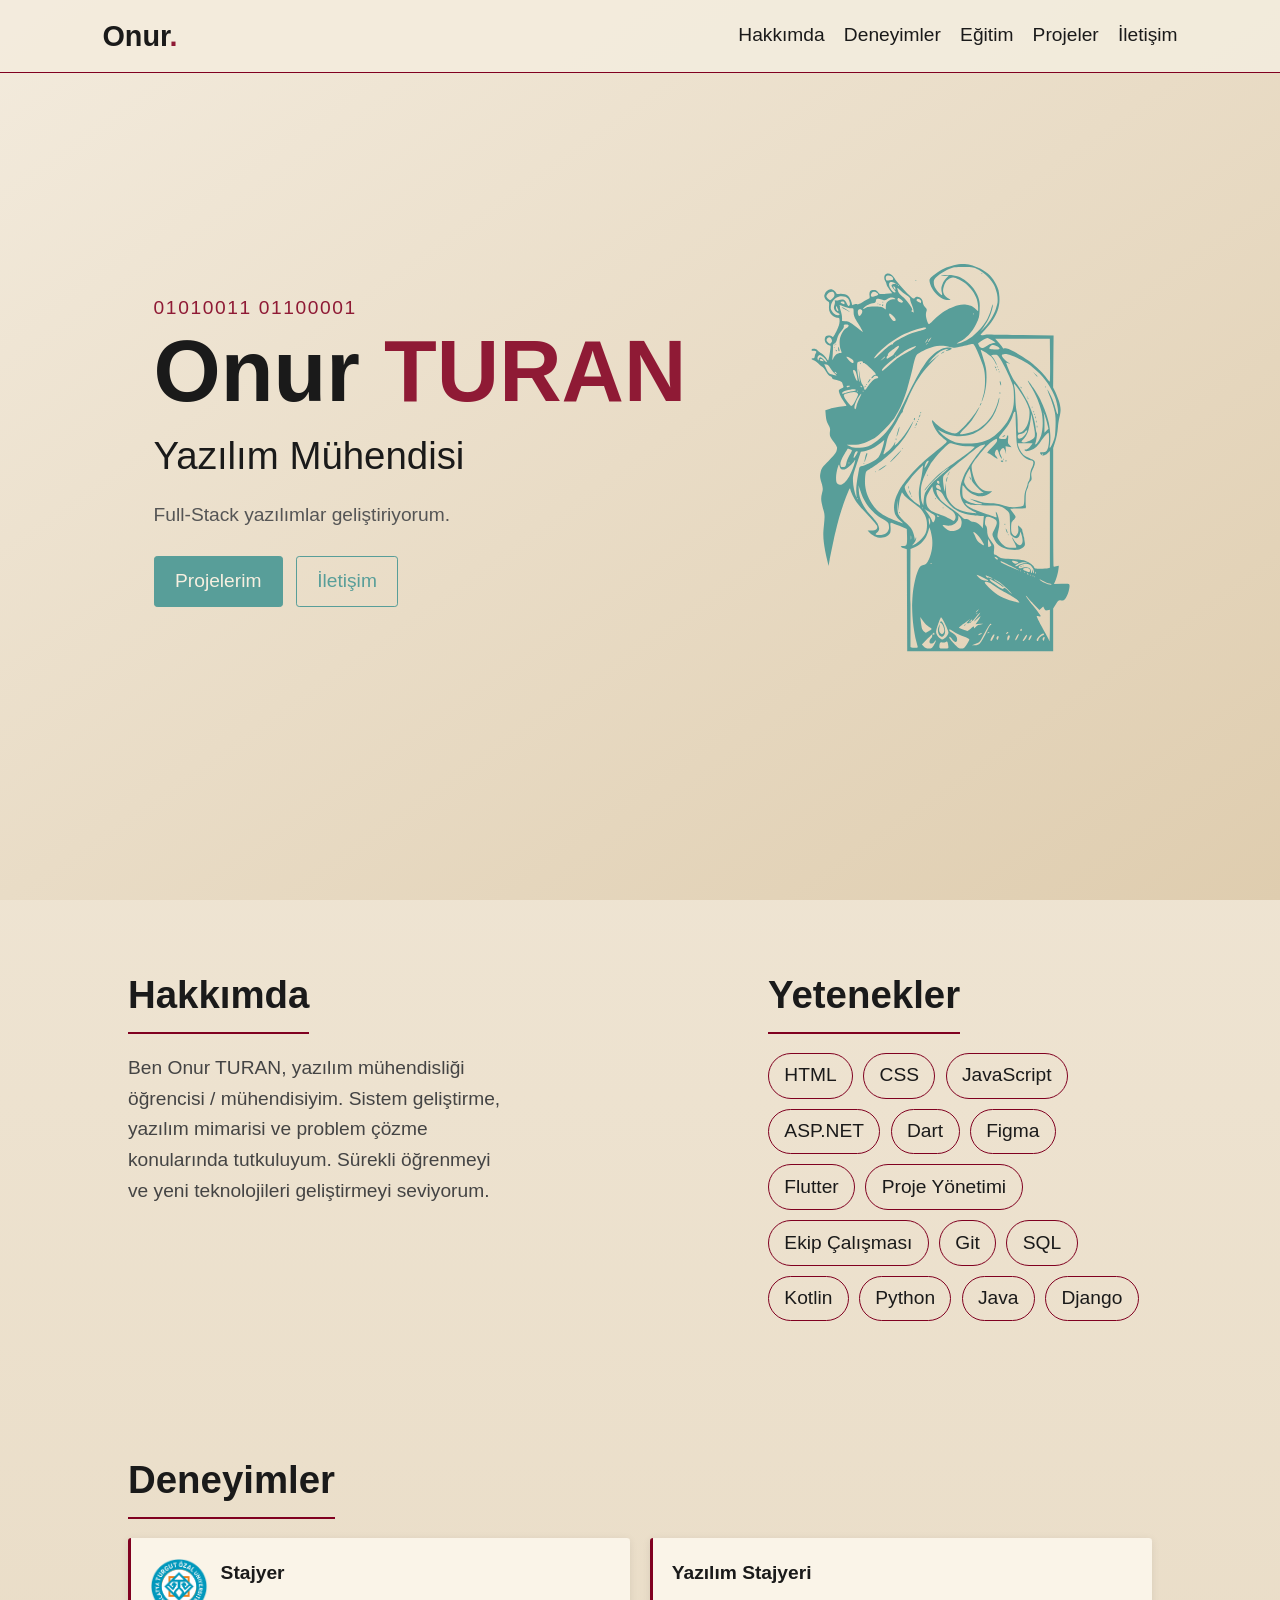
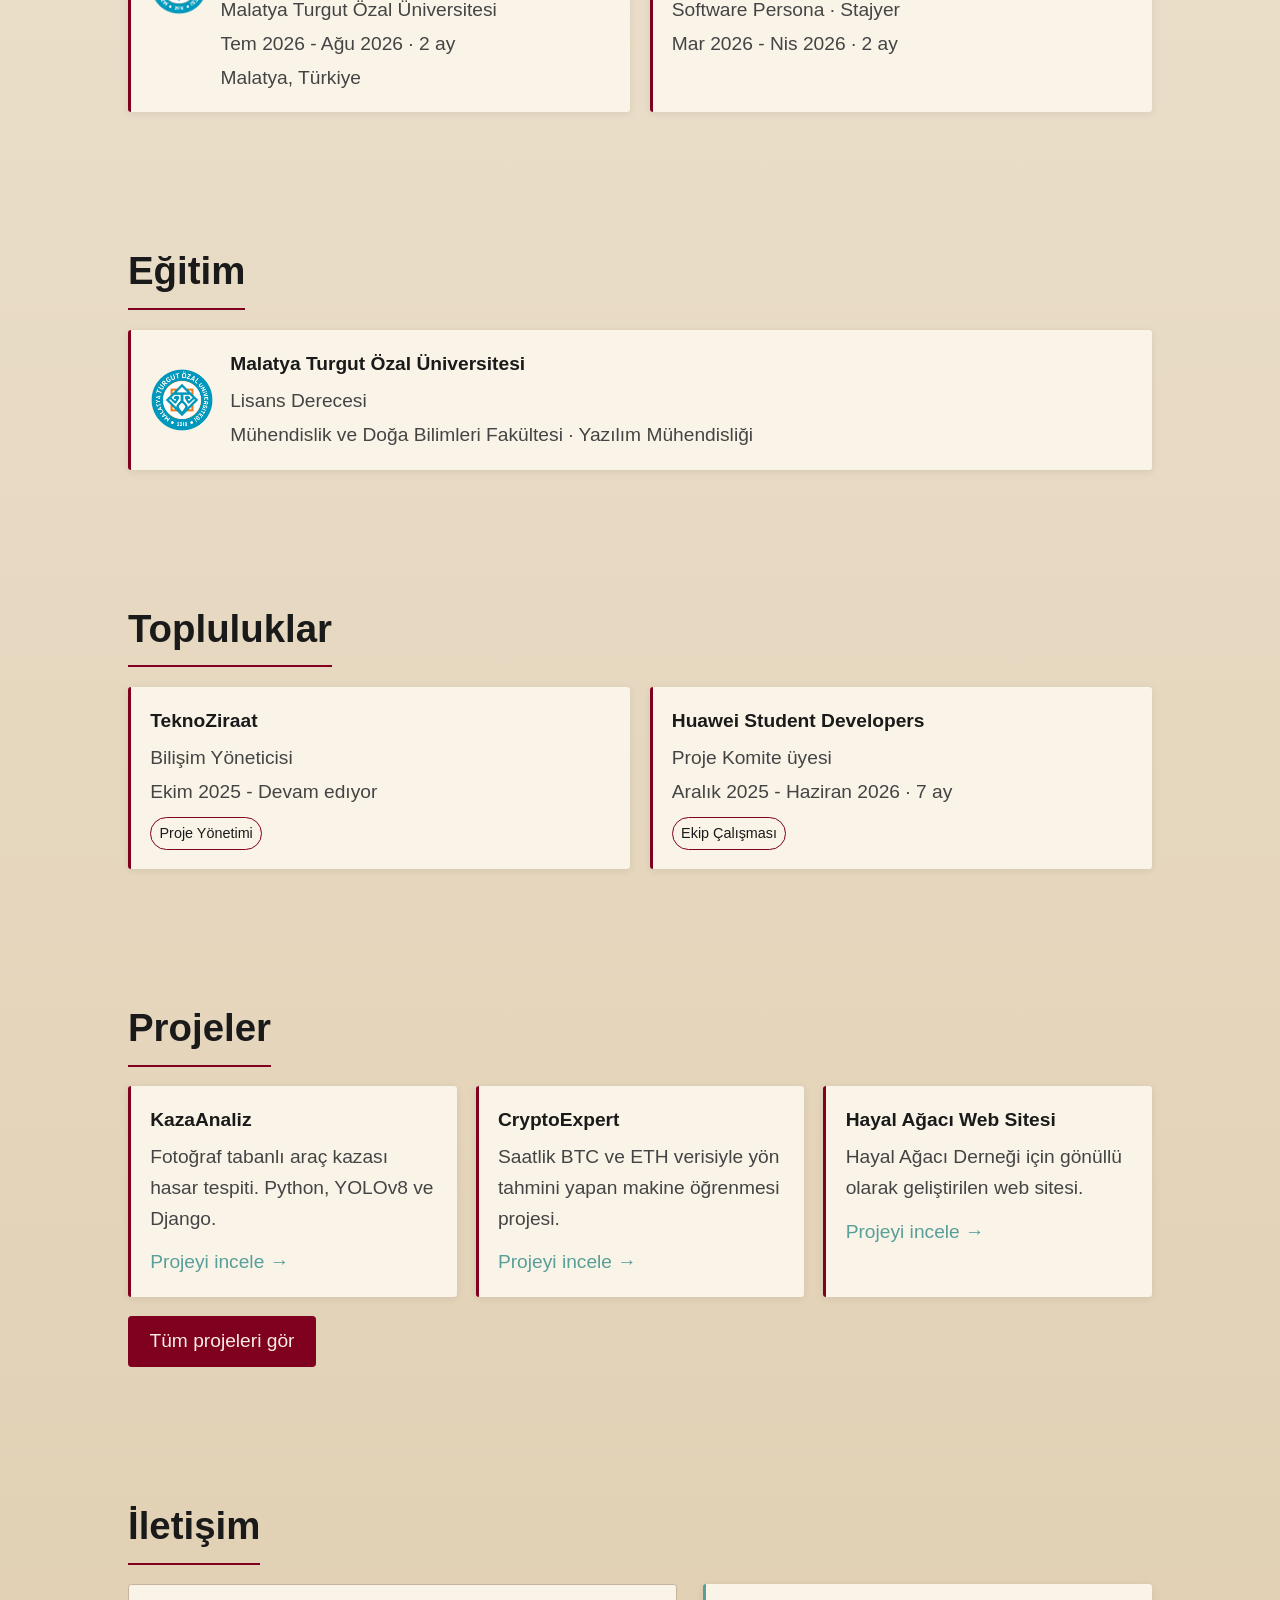
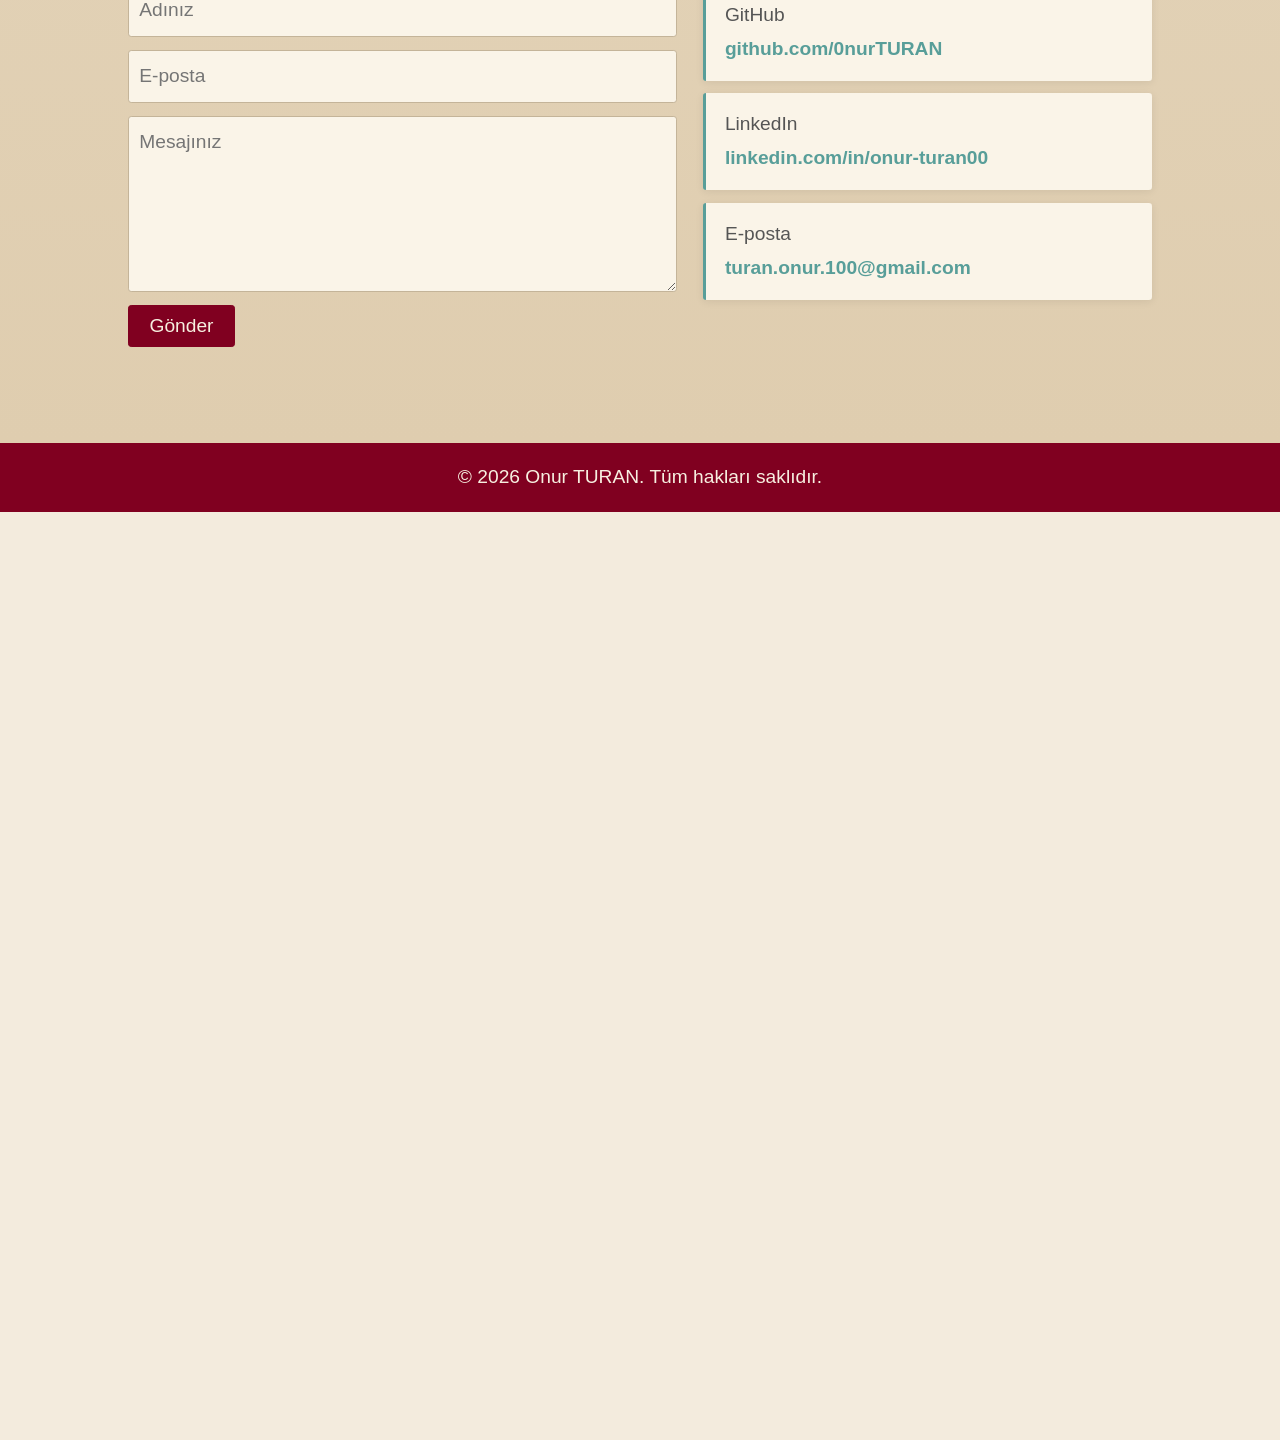
<file: index.html>
<!DOCTYPE html>
<html lang="tr">
<head>
  <meta charset="UTF-8">
  <meta name="viewport" content="width=device-width, initial-scale=1.0">
  <title>Onur TURAN | Yazılım Mühendisi</title>
  <meta name="description" content="Onur TURAN - Yazılım Mühendisi kişisel portfolyo sitesi">
  <link rel="icon" type="image/jpeg" href="source/furinaa.jpe">
  <link rel="stylesheet" href="styles/style.css">
</head>
<body class="home-page">
  <header class="header">
    <a href="#home" class="logo">Onur<span>.</span></a>
    <button class="menu-btn" id="menuBtn" aria-label="Menü">☰</button>
    <nav id="nav">
      <a href="#about">Hakkımda</a>
      <a href="#experience">Deneyimler</a>
      <a href="#education">Eğitim</a>
      <a href="#projects">Projeler</a>
      <a href="#contact">İletişim</a>
    </nav>
  </header>

  <main>
    <section id="home" class="hero">
      <div class="hero-copy">
        <p class="eyebrow">01010011 01100001</p>
        <h1>Onur <span>TURAN</span></h1>
        <h2>Yazılım Mühendisi</h2>
        <p class="lead">Full-Stack yazılımlar geliştiriyorum.</p>
        <div class="buttons">
          <a href="#projects" class="btn primary">Projelerim</a>
          <a href="#contact" class="btn">İletişim</a>
        </div>
      </div>
    </section>

    <div class="about-skills">
      <section id="about" class="section">
        <h3 class="title">Hakkımda</h3>
        <p>Ben Onur TURAN, yazılım mühendisliği öğrencisi / mühendisiyim. Sistem geliştirme, yazılım mimarisi ve problem çözme konularında tutkuluyum. Sürekli öğrenmeyi ve yeni teknolojileri geliştirmeyi seviyorum.</p>
      </section>

      <section id="skills" class="section dark">
        <h3 class="title">Yetenekler</h3>
        <div class="skills">
          <span>HTML</span><span>CSS</span><span>JavaScript</span>
          <span>ASP.NET</span><span>Dart</span><span>Figma</span>
          <span>Flutter</span><span>Proje Yönetimi</span><span>Ekip Çalışması</span>
          <span>Git</span><span>SQL</span><span>Kotlin</span><span>Python</span>
          <span>Java</span><span>Django</span>
        </div>
      </section>
    </div>    
    <section id="experience" class="section">
      <h3 class="title">Deneyimler</h3>
      <div class="cards experience-list">
        <article class="card experience-card">
          <img src="source/okul_logo.png" alt="Malatya Turgut Özal Üniversitesi logosu" width="72" height="72">
          <div>
            <h4>Stajyer</h4>
            <p>Malatya Turgut Özal Üniversitesi</p>
            <p>Tem 2026 - Ağu 2026 · 2 ay</p>
            <p>Malatya, Türkiye</p>
          </div>
        </article>
        <article class="card experience-card">
          <div>
            <h4>Yazılım Stajyeri</h4>
            <p>Software Persona · Stajyer</p>
            <p>Mar 2026 - Nis 2026 · 2 ay</p>
          </div>
        </article>
      </div>
    </section>

    <section id="education" class="section dark">
      <h3 class="title">Eğitim</h3>
      <article class="card education-card">
          <img src="source/okul_logo.png" alt="Malatya Turgut Özal Üniversitesi logosu" width="80" height="80">
        <div>
          <h4>Malatya Turgut Özal Üniversitesi</h4>
          <p>Lisans Derecesi</p>
          <p>Mühendislik ve Doğa Bilimleri Fakültesi · Yazılım Mühendisliği</p>
        </div>
      </article>
    </section>

<section id="experience" class="section">
      <h3 class="title">Topluluklar </h3>
      <div class="cards experience-list">
        <article class="card experience-card">
          <div>
            <h4>TeknoZiraat</h4>
            <p>Bilişim Yöneticisi</p>
            <p>Ekim 2025 - Devam edıyor</p>
            <div class="skills experience-skills"><span>Proje Yönetimi</span></div>
          </div>
        </article>
        <article class="card experience-card">
          <div>
            <h4>Huawei Student Developers</h4>
            <p>Proje Komite üyesi</p>
            <p>Aralık 2025 - Haziran 2026 · 7 ay</p>
            <div class="skills experience-skills"><span>Ekip Çalışması</span></div>

          </div>
        </article>
      </div>
    </section>



    
    <section id="projects" class="section">
      <h3 class="title">Projeler</h3>
      <div class="cards">
        <article class="card">
          <h4>KazaAnaliz</h4>
          <p>Fotoğraf tabanlı araç kazası hasar tespiti. Python, YOLOv8 ve Django.</p>
          <a href="projects.html#kaza-analiz">Projeyi incele →</a>
        </article>
        <article class="card">
          <h4>CryptoExpert</h4>
          <p>Saatlik BTC ve ETH verisiyle yön tahmini yapan makine öğrenmesi projesi.</p>
          <a href="projects.html#crypto-expert">Projeyi incele →</a>
        </article>
        <article class="card">
          <h4>Hayal Ağacı Web Sitesi</h4>
          <p>Hayal Ağacı Derneği için gönüllü olarak geliştirilen web sitesi.</p>
          <a href="projects.html#hayal-agaci">Projeyi incele →</a>
        </article>
      </div>
      <p style="margin-top: 1.5rem;"><a class="btn primary" href="projects.html">Tüm projeleri gör</a></p>
    </section>

    <section id="contact" class="section dark">
      <h3 class="title">İletişim</h3>
      <div class="contact-layout">
        <form id="contactForm">
          <input type="text" id="name" placeholder="Adınız" required>
          <input type="email" id="email" placeholder="E-posta" required>
          <textarea id="message" rows="5" placeholder="Mesajınız" required></textarea>
          <button type="submit" class="btn primary">Gönder</button>
          <p id="formStatus" role="status"></p>
        </form>
        <aside class="contact-links" aria-label="İletişim bağlantıları">
          <a class="contact-card" href="https://github.com/0nurTURAN" target="_blank" rel="noopener noreferrer">
            <span>GitHub</span>
            <strong>github.com/0nurTURAN</strong>
          </a>
          <a class="contact-card" href="https://www.linkedin.com/in/onur-turan00/" target="_blank" rel="noopener noreferrer">
            <span>LinkedIn</span>
            <strong>linkedin.com/in/onur-turan00</strong>
          </a>
          <a class="contact-card" href="mailto:turan.onur.100@gmail.com">
            <span>E-posta</span>
            <strong>turan.onur.100@gmail.com</strong>
          </a>
        </aside>
      </div>
    </section>
  </main>

  <footer>© <span id="year"></span> Onur TURAN. Tüm hakları saklıdır.</footer>

  <script src="javascript/script.js"></script>
</body>
</html>
</file>
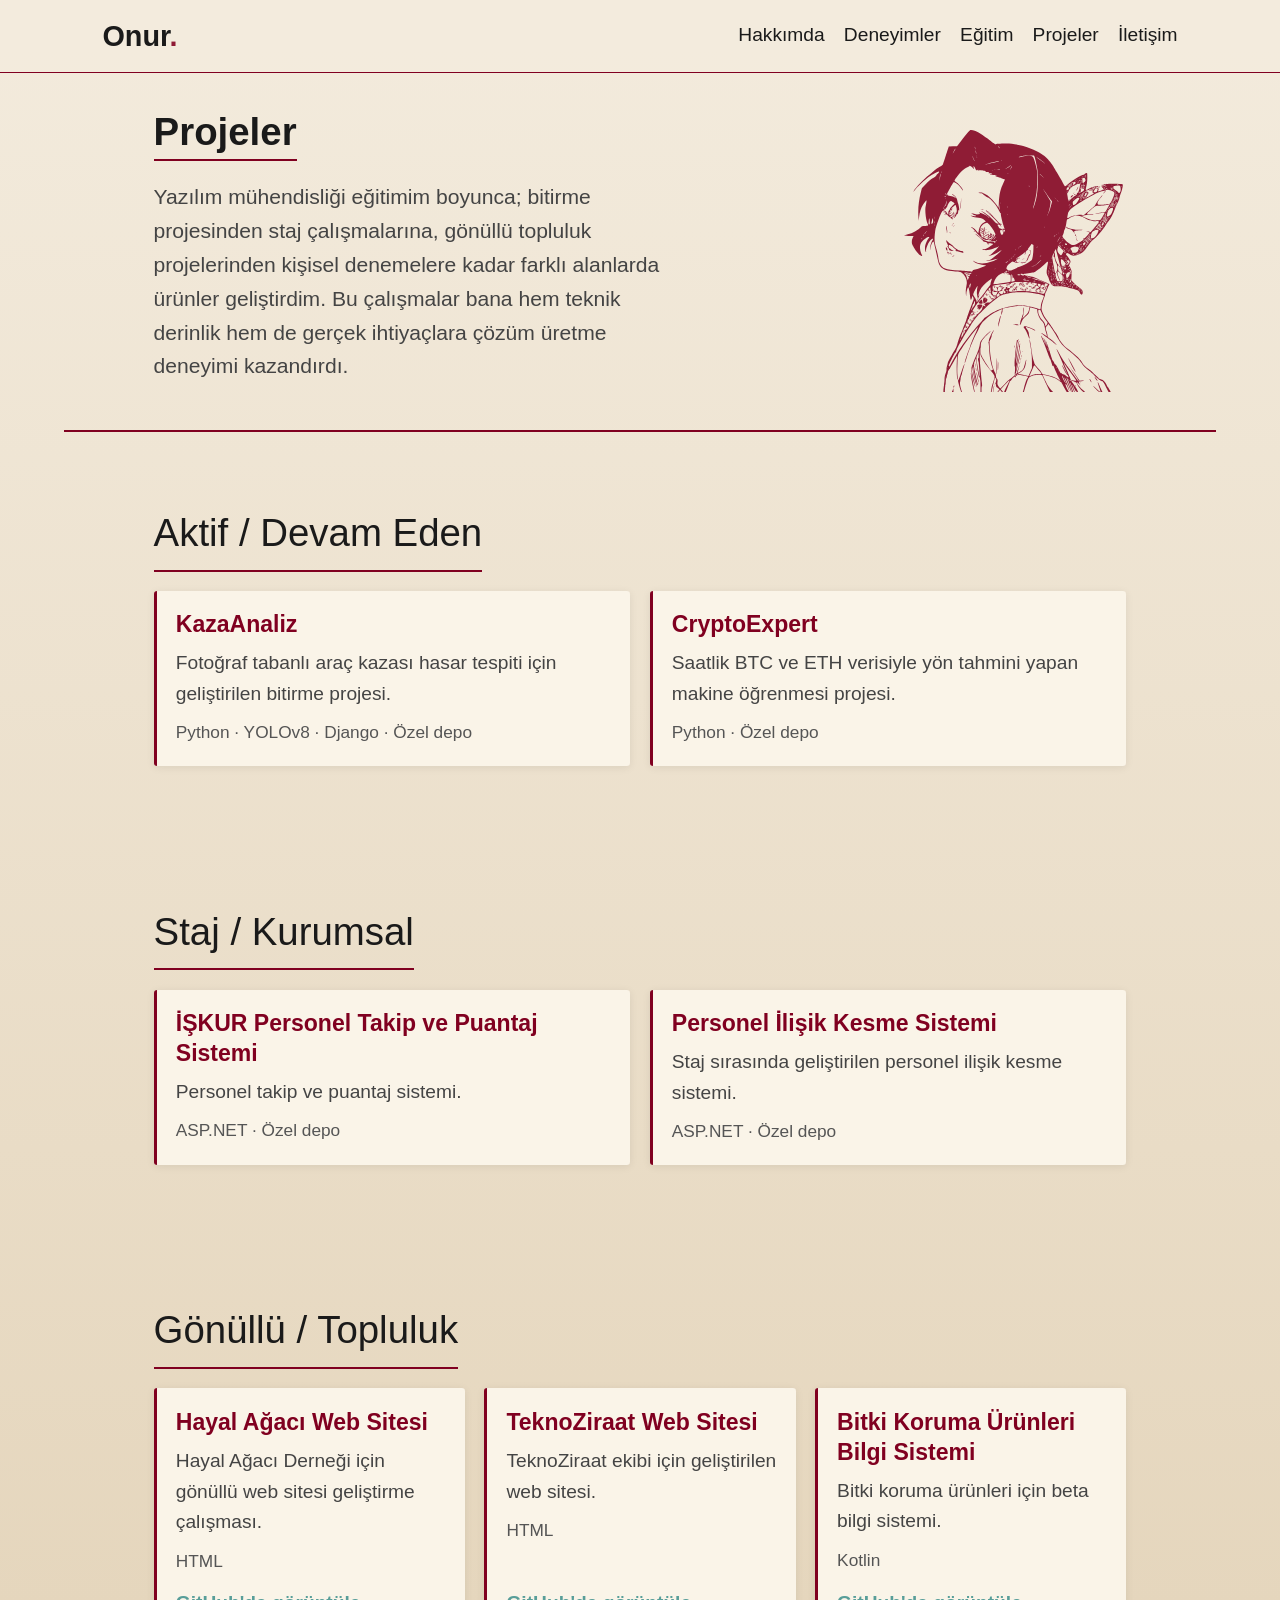
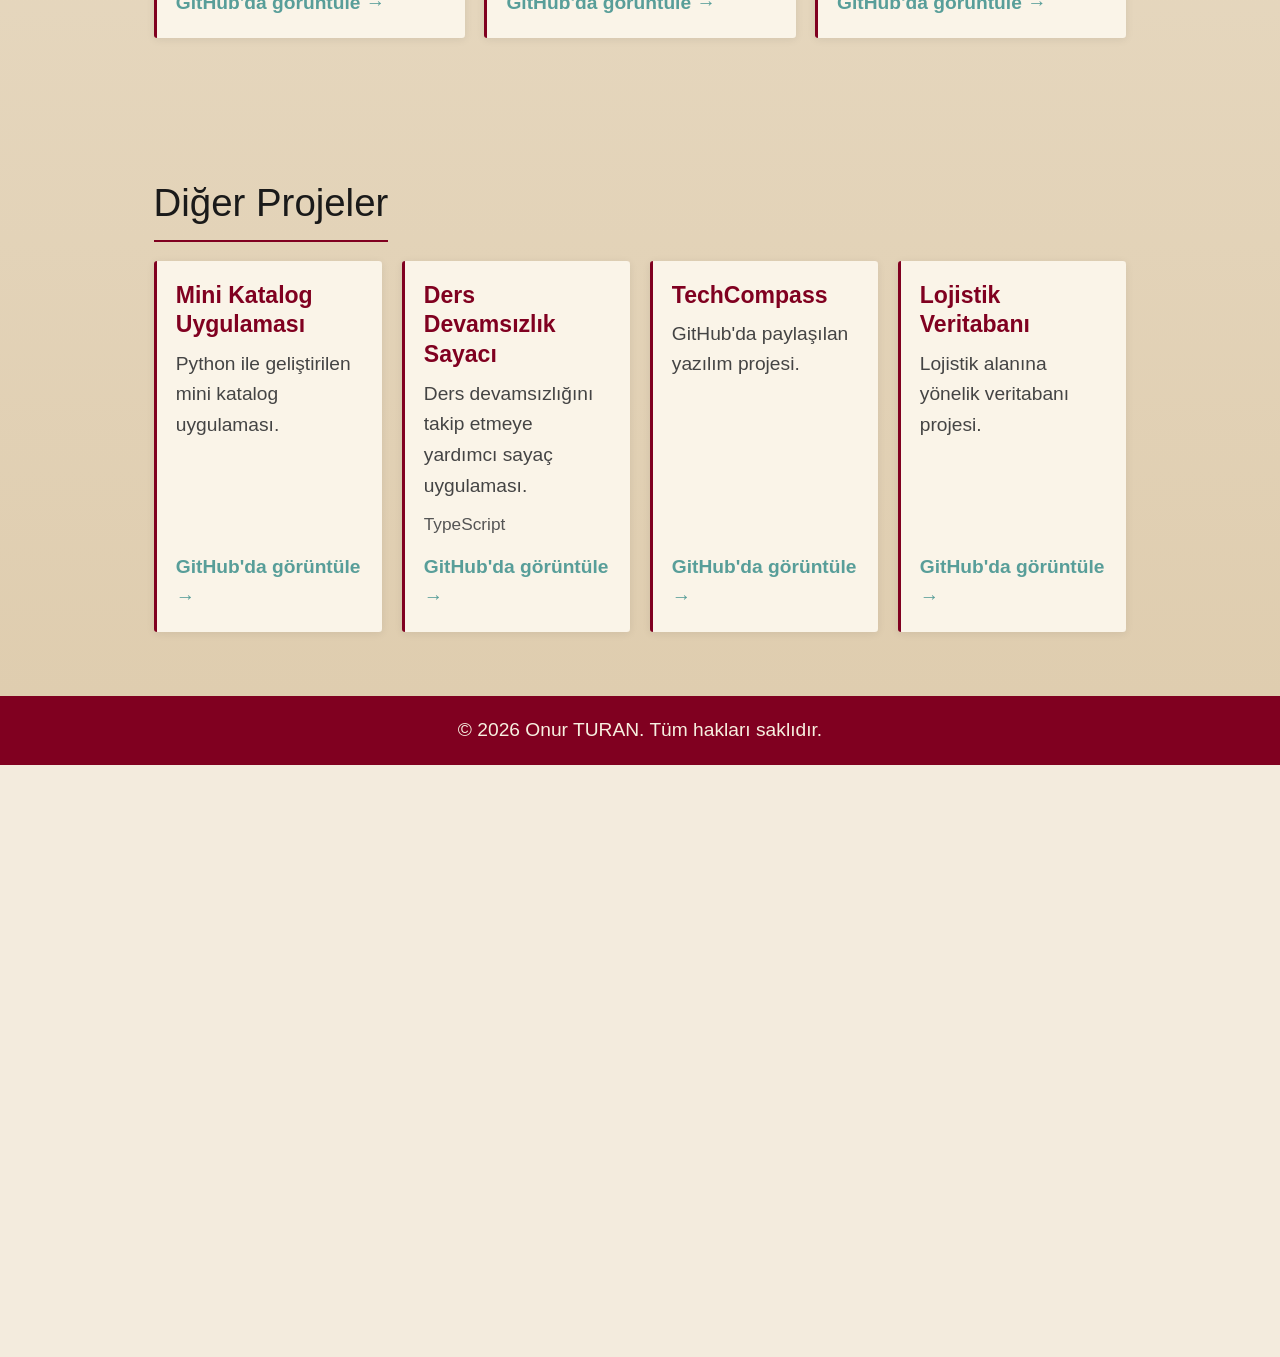
<file: projects.html>
<!DOCTYPE html>
<html lang="tr">
<head>
  <meta charset="UTF-8">
  <meta name="viewport" content="width=device-width, initial-scale=1.0">
  <title>Projeler | Onur TURAN</title>
  <meta name="description" content="Onur TURAN'ın yazılım, staj ve topluluk projeleri.">
  <link rel="icon" type="image/jpeg" href="source/furinaa.jpe">
  <link rel="stylesheet" href="styles/style.css">
  <link rel="stylesheet" href="styles/projects.css">
</head>
<body class="projects-page">
  <header class="header">
    <a href="index.html#home" class="logo">Onur<span>.</span></a>
    <button class="menu-btn" id="menuBtn" aria-label="Menü">☰</button>
    <nav id="nav">
      <a href="index.html#about">Hakkımda</a>
      <a href="index.html#experience">Deneyimler</a>
      <a href="index.html#education">Eğitim</a>
      <a href="index.html#projects">Projeler</a>
      <a href="index.html#contact">İletişim</a>
    </nav>
  </header>

  <svg class="svg-filter-defs" aria-hidden="true" focusable="false">
    <defs>
      <filter id="powderPinkFilter">
        <feFlood flood-color="var(--powder-pink)" result="pink"></feFlood>
        <feComposite in="pink" in2="SourceAlpha" operator="in"></feComposite>
      </filter>
    </defs>
  </svg>

  <main>
    <section class="section projects-intro">
      <div class="projects-intro-copy">
        <h1 class="title">Projeler</h1>
        <p>Yazılım mühendisliği eğitimim boyunca; bitirme projesinden staj çalışmalarına, gönüllü topluluk projelerinden kişisel denemelere kadar farklı alanlarda ürünler geliştirdim. Bu çalışmalar bana hem teknik derinlik hem de gerçek ihtiyaçlara çözüm üretme deneyimi kazandırdı.</p>
      </div>
      <img class="projects-intro-illustration" src="source/shinobu2.svg" alt="Shinobu illüstrasyonu">
    </section>

    <hr class="section-divider">

    <section class="section dark">
      <h2 class="title">Aktif / Devam Eden</h2>
      <div class="cards">
        <article class="card" id="kaza-analiz">
          <h3>KazaAnaliz</h3>
          <p>Fotoğraf tabanlı araç kazası hasar tespiti için geliştirilen bitirme projesi.</p>
          <p>Python · YOLOv8 · Django · Özel depo</p>
        </article>
        <article class="card" id="crypto-expert">
          <h3>CryptoExpert</h3>
          <p>Saatlik BTC ve ETH verisiyle yön tahmini yapan makine öğrenmesi projesi.</p>
          <p>Python · Özel depo</p>
        </article>
      </div>
    </section>

    <section class="section">
      <h2 class="title">Staj / Kurumsal</h2>
      <div class="cards">
        <article class="card">
          <h3>İŞKUR Personel Takip ve Puantaj Sistemi</h3>
          <p>Personel takip ve puantaj sistemi.</p>
          <p>ASP.NET · Özel depo</p>
        </article>
        <article class="card">
          <h3>Personel İlişik Kesme Sistemi</h3>
          <p>Staj sırasında geliştirilen personel ilişik kesme sistemi.</p>
          <p>ASP.NET · Özel depo</p>
        </article>
      </div>
    </section>

    <section class="section dark">
      <h2 class="title">Gönüllü / Topluluk</h2>
      <div class="cards">
        <article class="card" id="hayal-agaci">
          <h3>Hayal Ağacı Web Sitesi</h3>
          <p>Hayal Ağacı Derneği için gönüllü web sitesi geliştirme çalışması.</p>
          <p>HTML</p>
          <a href="https://github.com/hayal-agaci-dernegi/Hayal-agaci-websitesi" target="_blank" rel="noopener noreferrer">GitHub'da görüntüle →</a>
        </article>
        <article class="card">
          <h3>TeknoZiraat Web Sitesi</h3>
          <p>TeknoZiraat ekibi için geliştirilen web sitesi.</p>
          <p>HTML</p>
          <a href="https://github.com/teknoziraat/teknoziraatwebsite" target="_blank" rel="noopener noreferrer">GitHub'da görüntüle →</a>
        </article>
        <article class="card">
          <h3>Bitki Koruma Ürünleri Bilgi Sistemi</h3>
          <p>Bitki koruma ürünleri için beta bilgi sistemi.</p>
          <p>Kotlin</p>
          <a href="https://github.com/0nurTURAN/bitki-koruma-urunleri-bilgi-sistemi--beta-" target="_blank" rel="noopener noreferrer">GitHub'da görüntüle →</a>
        </article>
      </div>
    </section>

    <section class="section">
      <h2 class="title">Diğer Projeler</h2>
      <div class="cards">
        <article class="card">
          <h3>Mini Katalog Uygulaması</h3>
          <p>Python ile geliştirilen mini katalog uygulaması.</p>
          <a href="https://github.com/0nurTURAN/Mini-katalog-uygulamasi" target="_blank" rel="noopener noreferrer">GitHub'da görüntüle →</a>
        </article>
        <article class="card">
          <h3>Ders Devamsızlık Sayacı</h3>
          <p>Ders devamsızlığını takip etmeye yardımcı sayaç uygulaması.</p>
          <p>TypeScript</p>
          <a href="https://github.com/0nurTURAN/ders_devamsizlik_sayaci" target="_blank" rel="noopener noreferrer">GitHub'da görüntüle →</a>
        </article>
        <article class="card">
          <h3>TechCompass</h3>
          <p>GitHub'da paylaşılan yazılım projesi.</p>
          <a href="https://github.com/0nurTURAN/techcompass" target="_blank" rel="noopener noreferrer">GitHub'da görüntüle →</a>
        </article>
        <article class="card">
          <h3>Lojistik Veritabanı</h3>
          <p>Lojistik alanına yönelik veritabanı projesi.</p>
          <a href="https://github.com/0nurTURAN/Lojistik-veritabani" target="_blank" rel="noopener noreferrer">GitHub'da görüntüle →</a>
        </article>
      </div>
    </section>
  </main>

  <footer>© <span id="year"></span> Onur TURAN. Tüm hakları saklıdır.</footer>
  <script src="javascript/script.js"></script>
</body>
</html>
</file>
<file: styles/style.css>
:root {
  --bg: #f3ebdd;
  --bg-alt: #dfcdaf;
  --powder-pink: #8f1a35;
  --surface: #faf4e8;
  --text: #1a1a1a;
  --text-body: #444444;
  --text-muted: #555555;
  --on-accent: #f7efe0;
  --border: #c4b499;
  --burgundy: #800020;
  --burgundy-light: #8f1a35;
  --teal: #589e99;
  --header-bg: rgba(243, 235, 221, .95);
  --hero-from: #f7f0e3;
  --hero-to: #e3c9ba;
  --shadow: rgba(0, 0, 0, .08);
}

* { box-sizing: border-box; margin: 0; padding: 0; }
html { scroll-behavior: smooth; }
section { scroll-margin-top: 5.5rem; }

body.home-page {
  zoom: .8;
}

body {
  font-family: "Segoe UI", Arial, sans-serif;
  font-size: 1.5rem;
  background: var(--bg);
  color: var(--text);
  line-height: 1.6;
}

.home-page main { background: linear-gradient(180deg, var(--bg) 0%, var(--bg-alt) 100%); }
.home-page .hero,
.home-page .section.dark { background: transparent; }
.home-page .hero {
  position: relative;
  isolation: isolate;
  background: linear-gradient(to bottom right, var(--bg) 0%, var(--bg-alt) 100%);
}
.home-page .hero::after {
  content: "";
  position: absolute;
  z-index: -1;
  top: 53%;
  right: 12.5%;
  width: min(32vw, 410px);
  aspect-ratio: 210 / 297;
  transform: translateY(-50%);
  background: url("../source/%C3%A7izim.svg") center / contain no-repeat;
  pointer-events: none;
}
.about-skills { display: grid; grid-template-columns: repeat(2, minmax(0, 1fr)); }
a { color: inherit; text-decoration: none; }

.header {
  position: fixed;
  top: 0; left: 0; right: 0;
  display: flex;
  justify-content: space-between;
  align-items: center;
  gap: 1.5rem;
  padding: 1rem 8%;
  background: var(--header-bg);
  border-bottom: 1px solid var(--burgundy);
  z-index: 10;
}
.logo { font-size: 2.25rem; font-weight: 700; }
.logo span, h1 span { color: var(--burgundy-light); }
nav { display: flex; align-items: center; gap: 1.5rem; }
nav a { transition: color .2s; }
nav a:hover { color: var(--teal); }
.menu-btn { display: none; background: none; border: 0; color: var(--text); font-size: 2.4rem; cursor: pointer; }

.hero {
  min-height: 125vh;
  display: grid;
  grid-template-columns: minmax(0, 1.2fr) minmax(0, .8fr);
  align-items: center;
  gap: 3rem;
  padding: 0 8%;
  background: linear-gradient(135deg, var(--hero-from) 60%, var(--hero-to) 140%);
}
.hero-copy { min-width: 0; }
.eyebrow { color: var(--burgundy-light); letter-spacing: 2px; text-transform: uppercase; }
h1 { font-size: clamp(3.375rem, 10.8vw, 6.75rem); line-height: 1.1; }
h2 { font-weight: 400; font-size: clamp(1.95rem, 6vw, 3rem); margin: .5rem 0 1rem; }
.lead { max-width: 520px; color: var(--text-muted); margin-bottom: 2rem; }

.btn {
  display: inline-block;
  padding: .7rem 1.6rem;
  border: 2px solid var(--burgundy);
  border-radius: 4px;
  background: transparent;
  color: var(--text);
  font-size: 1.5rem;
  cursor: pointer;
  transition: background .2s;
}
.btn:hover { background: var(--burgundy); color: var(--on-accent); }
.btn.primary { background: var(--burgundy); color: var(--on-accent); }
.btn.primary:hover { background: var(--burgundy-light); border-color: var(--burgundy-light); }
.buttons { display: flex; gap: 1rem; flex-wrap: wrap; }
.hero .btn { border-color: var(--teal); color: var(--teal); }
.hero .btn:hover,
.hero .btn.primary,
.hero .btn.primary:hover {
  background: var(--teal);
  border-color: var(--teal);
  color: var(--on-accent);
}

.section { padding: 5rem 8%; }
.section.dark { background: var(--bg-alt); }
.title {
  font-size: 3rem;
  margin-bottom: 1.5rem;
  padding-bottom: .5rem;
  border-bottom: 3px solid var(--burgundy);
  display: inline-block;
}
.section p { max-width: 700px; color: var(--text-body); }

.skills { display: flex; flex-wrap: wrap; gap: .8rem; }
.skills span {
  padding: .5rem 1.2rem;
  border: 1px solid var(--burgundy);
  border-radius: 999px;
  transition: background .2s;
}
.skills span:hover { background: var(--teal); border-color: var(--teal); color: var(--on-accent); }

.cards { display: grid; grid-template-columns: repeat(auto-fit, minmax(240px, 1fr)); gap: 1.5rem; }
.card {
  background: var(--surface);
  box-shadow: 0 2px 10px var(--shadow);
  padding: 1.5rem;
  border-left: 4px solid var(--burgundy);
  border-radius: 4px;
  transition: transform .2s;
}
.card:hover { transform: translateY(-6px); }
.card h4 { margin-bottom: .5rem; }
.card a { display: inline-block; margin-top: 1rem; color: var(--teal); }
.education-card { display: flex; align-items: center; gap: 1.25rem; max-width: 100%; }
.education-card img { display: block; width: 80px; height: 80px; object-fit: contain; }
.education-card p { margin-top: .25rem; }
.experience-card { display: flex; align-items: flex-start; gap: 1rem; }
.experience-card img { flex: 0 0 72px; width: 72px; height: 72px; object-fit: contain; }
.experience-card > div { min-width: 0; }
.experience-card p { margin-top: .25rem; overflow-wrap: anywhere; }
.experience-skills { gap: .5rem; margin-top: .75rem; }
.experience-skills span { padding: .3rem .65rem; font-size: .75em; }

form { display: flex; flex-direction: column; gap: 1rem; max-width: 500px; }
.contact-layout { display: grid; grid-template-columns: minmax(0, 1.1fr) minmax(260px, .9fr); gap: 2rem; align-items: start; }
.contact-layout form { max-width: none; }
.contact-links { display: grid; gap: 1rem; }
.contact-card {
  display: grid;
  gap: .25rem;
  padding: 1.25rem 1.5rem;
  background: var(--surface);
  border-left: 4px solid var(--teal);
  border-radius: 4px;
  box-shadow: 0 2px 10px var(--shadow);
  transition: transform .2s;
}
.contact-card:hover { transform: translateY(-3px); }
.contact-card span { color: var(--text-muted); }
.contact-card strong { color: var(--teal); overflow-wrap: anywhere; }
input, textarea {
  padding: .8rem;
  background: var(--surface);
  border: 1px solid var(--border);
  border-radius: 4px;
  color: var(--text);
  font: inherit;
}
input:focus, textarea:focus { outline: none; border-color: var(--teal); }
form .btn { align-self: flex-start; }
#formStatus { color: var(--burgundy-light); min-height: 1.5rem; }

footer { text-align: center; padding: 1.5rem; background: var(--burgundy); color: var(--on-accent); }

@media (min-width: 961px) {
  .hero,
  .section { padding-right: 12%; padding-left: 12%; }
  .home-page .section { padding-right: 16%; padding-left: 16%; }
  .home-page .about-skills > .section { padding-right: 20%; padding-left: 20%; }
  .home-page #experience,
  .home-page #education,
  .home-page #projects,
  .home-page #contact { padding-right: 10%; padding-left: 10%; }
}

@media (max-width: 960px) {
  body { font-size: 1rem; }
  .logo { font-size: 1.5rem; }
  .menu-btn { font-size: 1.6rem; }
  h1 { font-size: clamp(2.25rem, 7.2vw, 4.5rem); }
  h2 { font-size: clamp(1.3rem, 4vw, 2rem); }
  .btn { font-size: 1rem; }
  .title { font-size: 2rem; }
  .header { padding-right: 5%; padding-left: 5%; }
  nav { gap: 1rem; }
  .section { padding-right: 6%; padding-left: 6%; }
  .hero { padding-right: 6%; padding-left: 6%; }
  .home-page .hero::after { right: 6%; width: min(30vw, 260px); }
  .cards { grid-template-columns: repeat(auto-fit, minmax(min(100%, 240px), 1fr)); }
}

@media (max-width: 760px) {
  .about-skills { grid-template-columns: minmax(0, 1fr); }
  .contact-layout { grid-template-columns: 1fr; }
  .hero { grid-template-columns: minmax(0, 1fr); gap: 1.5rem; }
  .home-page .hero::after {
    top: auto;
    right: 6%;
    bottom: .75rem;
    width: min(34vw, 150px);
    transform: none;
  }
  .education-card { align-items: flex-start; }
  .menu-btn { display: block; }
  nav {
    display: none;
    position: absolute;
    top: 100%; left: 0; right: 0;
    flex-direction: column;
    background: var(--bg);
    border-bottom: 1px solid var(--burgundy);
    padding: 1rem 8%;
    gap: 0;
    box-shadow: 0 8px 16px var(--shadow);
  }
  nav.open { display: flex; }
  nav a { display: block; padding: .55rem 0; }
  .hero { min-height: 125svh; padding-top: 6.5rem; padding-bottom: 3rem; }
}

@media (max-width: 480px) {
  .header { padding: .8rem 5%; }
  .section { padding: 3.75rem 5%; }
  .title { font-size: 1.7rem; }
  h1 { font-size: clamp(2.115rem, 10.8vw, 3.15rem); }
  .cards { grid-template-columns: minmax(0, 1fr); gap: 1rem; }
  .card { padding: 1.15rem; }
  .education-card,
  .experience-card { flex-direction: column; align-items: flex-start; }
  .education-card { gap: .85rem; }
  .education-card img { width: 64px; height: 64px; }
  .experience-card { gap: .75rem; }
  .experience-card img { flex-basis: 56px; width: 56px; height: 56px; }
  .buttons { flex-direction: column; align-items: flex-start; gap: .75rem; }
  .btn { padding: .65rem 1rem; }
}
</file>
<file: styles/projects.css>
/* Project page presentation, built on the shared components in style.css. */
.projects-page {
  zoom: .8;
}

.projects-page .svg-filter-defs {
  position: absolute;
  width: 0;
  height: 0;
  overflow: hidden;
}

.projects-page main {
  background: linear-gradient(180deg, var(--bg) 0%, var(--bg-alt) 100%);
}

.projects-page .section.dark {
  background: transparent;
}

.projects-page .section-divider {
  width: min(90%, 100rem);
  height: 2px;
  margin: 0 auto;
  border: 0;
  background: var(--burgundy);
}

.projects-page main > .section:first-child {
  padding-top: 8rem;
  padding-bottom: 3rem;
}

.projects-page .projects-intro {
  display: grid;
  grid-template-columns: minmax(0, 1fr) minmax(180px, 30%);
  align-items: center;
  gap: 3rem;
}

.projects-page main > .section:first-child p {
  max-width: 42rem;
  font-size: 1.1em;
}

.projects-page .projects-intro-illustration {
  display: block;
  justify-self: end;
  width: min(100%, 300px);
  height: auto;
  filter: url("../projects.html#powderPinkFilter");
}

.projects-page .cards {
  align-items: stretch;
}

.projects-page .card {
  display: flex;
  flex-direction: column;
  min-width: 0;
}

.projects-page .card h3 {
  margin-bottom: .65rem;
  color: var(--burgundy);
  font-size: 1.2em;
  line-height: 1.3;
  overflow-wrap: anywhere;
}

.projects-page .card p + p {
  margin-top: .75rem;
  color: var(--text-muted);
  font-size: .9em;
}

.projects-page .card a {
  align-self: flex-start;
  margin-top: auto;
  padding-top: 1rem;
  font-weight: 600;
}

@media (max-width: 960px) {
  .projects-page main > .section:first-child {
    padding-top: 6.5rem;
  }

  .projects-page .projects-intro {
    gap: 2rem;
  }
}

@media (max-width: 760px) {
  .projects-page .projects-intro {
    grid-template-columns: minmax(0, 1fr);
  }

  .projects-page .projects-intro-illustration {
    justify-self: center;
    width: min(100%, 220px);
  }
}
</file>
